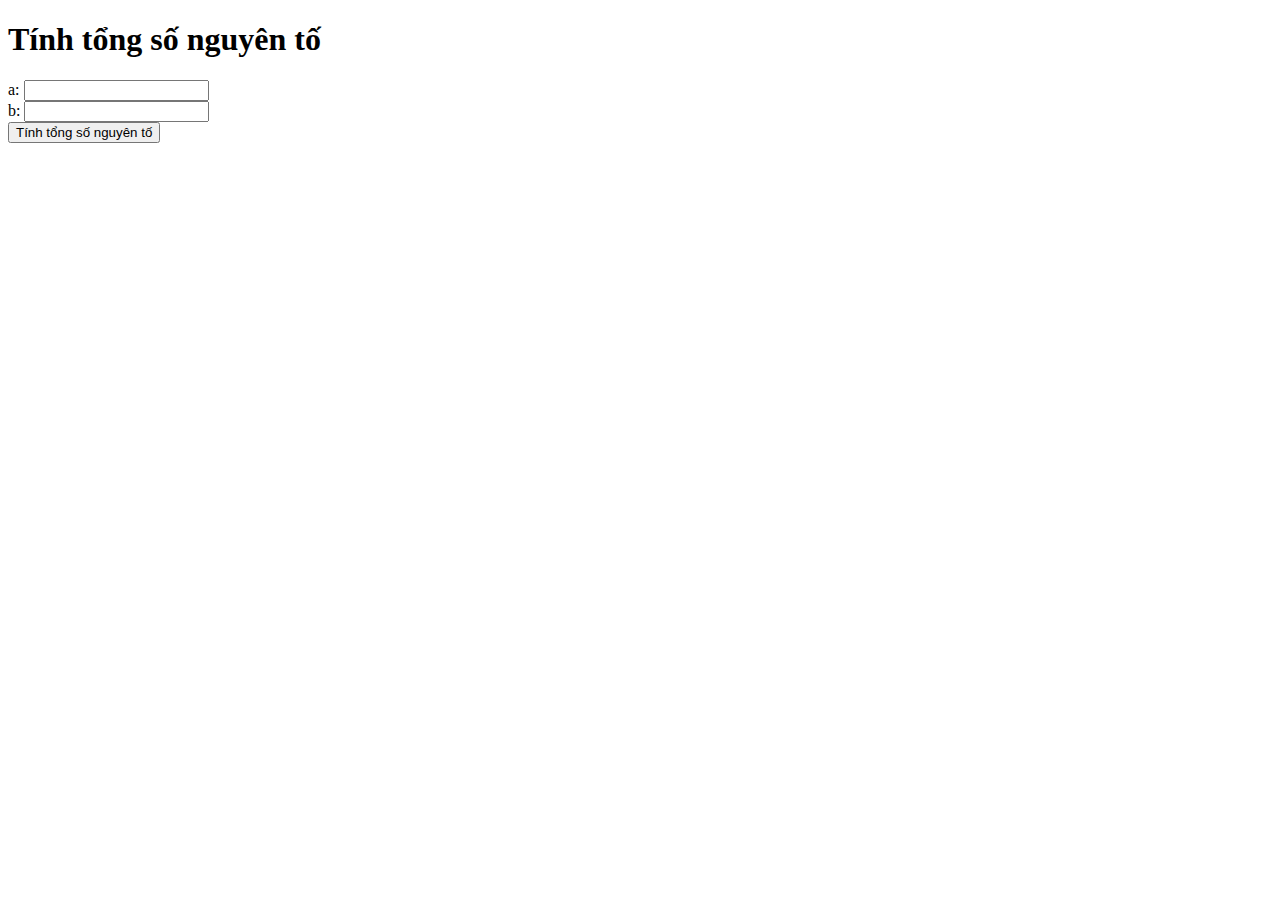
<file: HinhThaiHuan/Bai1/Index.html>
<!DOCTYPE html>
<html lang="en">
  <head>
    <meta charset="UTF-8" />
    <meta name="viewport" content="width=device-width, initial-scale=1.0" />
    <title>Bài 1</title>
  </head>
  <body>
    <h1>Tính tổng số nguyên tố</h1>
    <form onsubmit="event.preventDefault(); handleSubmit();">
      <label for="a">a:</label>
      <input type="number" id="a" name="a" required />
      <br />
      <label for="b">b:</label>
      <input type="number" id="b" name="b" required />
      <br />
      <button type="submit">Tính tổng số nguyên tố</button>
    </form>
    <div id="ChuoiSNT"></div>
    <div id="Tong"></div>

    <script src="./main.js"></script>
  </body>
</html>
</file>
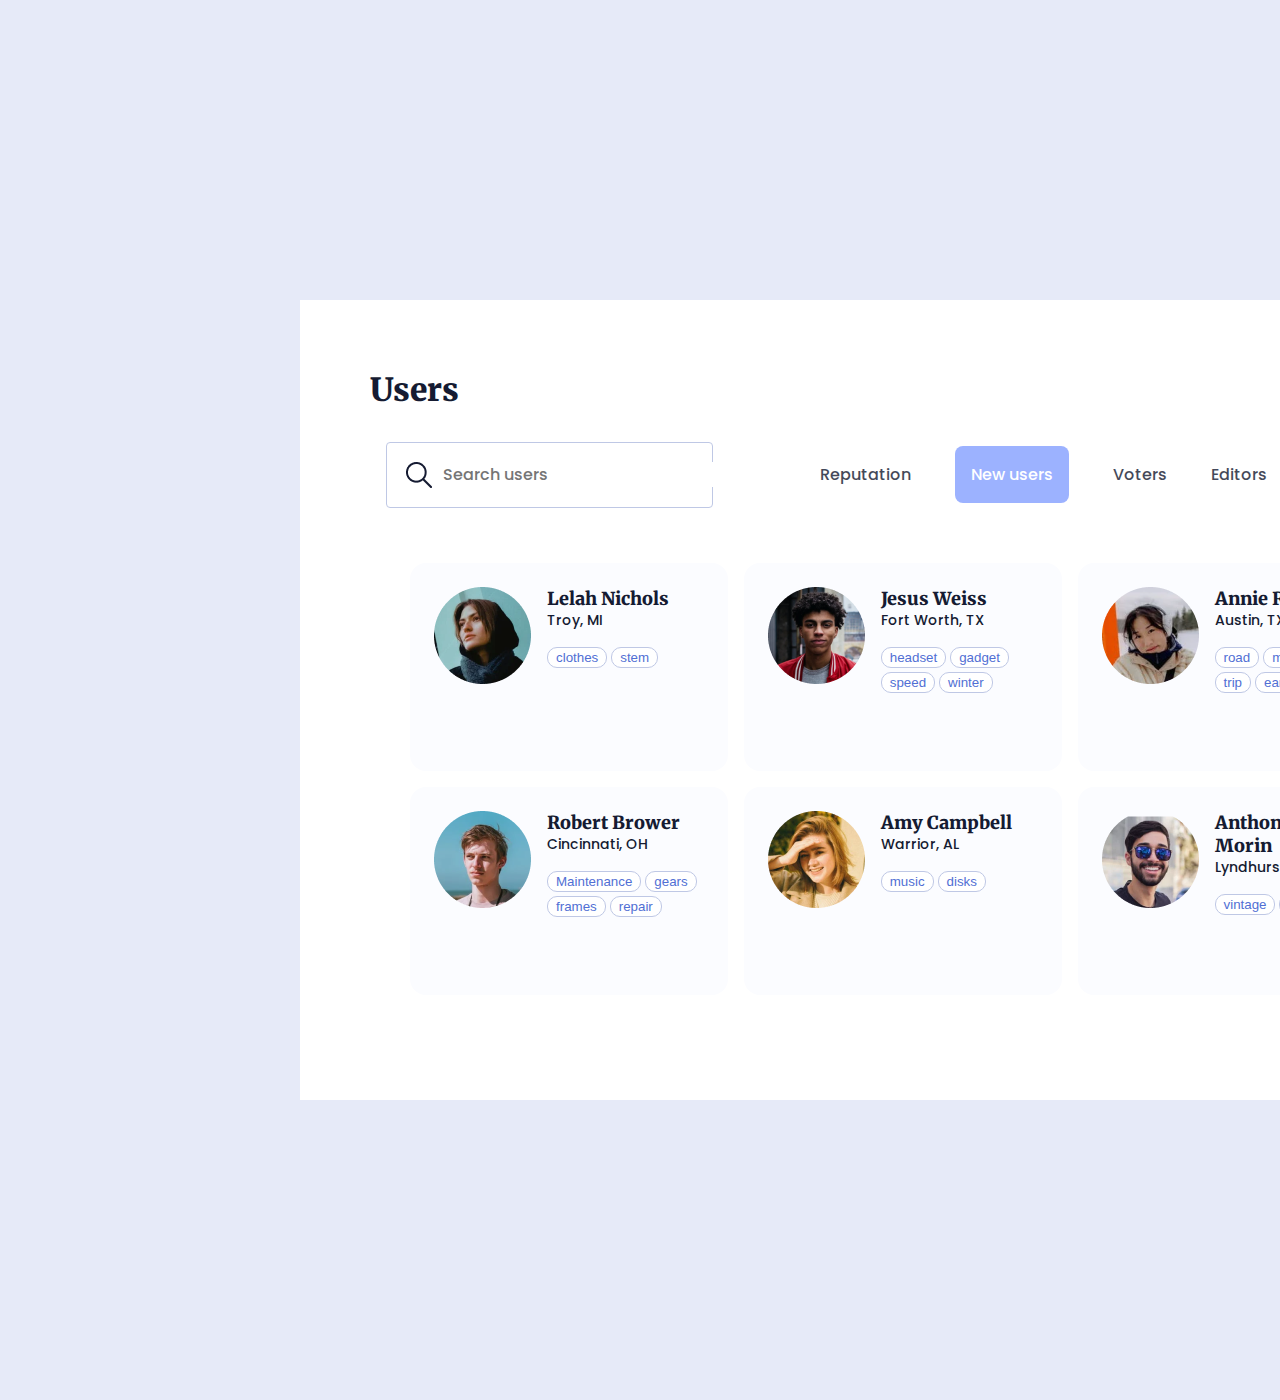
<file: HinhThaiHuan/Bai3/Index.html>
<!DOCTYPE html>
<html lang="en">
  <head>
    <meta charset="UTF-8" />
    <meta name="viewport" content="width=device-width, initial-scale=1.0" />
    <title>Bài 3</title>
    <link rel="stylesheet" href="./style.css" />
    <link
      href="https://fonts.googleapis.com/css2?family=Merriweather+Sans&family=Merriweather:wght@900&family=Poppins:wght@500&display=swap"
      rel="stylesheet"
    />
  </head>
  <body>
    <div class="section">
      <div class="content">
        <div class="header">
          <div>
            <h3>Users</h3>
          </div>
          <div class="navigation">
            <div class="search">
              <img src="./img/Frame.png" alt="" />
              <input
                type="search"
                class="search-item"
                placeholder="Search users"
              />
            </div>
            <div>
              <ul class="content-users-ul">
                <li class="content-users-li">Reputation</li>
                <li class="content-users-li" id="newusers">New users</li>
                <li class="content-users-li">Voters</li>
                <li class="content-users-li">Editors</li>
                <li class="content-users-li">Moderators</li>
              </ul>
            </div>
          </div>
        </div>
        <div class="users">
          <div class="information-user">
            <div class="user-card">
              <div class="user-card-content">
                <div class="avatar">
                  <img src="./img/Ellipse 1.png" alt="" />
                </div>
                <div class="content-users">
                  <ul class="content-users-ul">
                    <li class="content-username">Lelah Nichols</li>
                    <li class="class-user">Troy, MI</li>
                    <li class="content-user">
                      <button class="btn-content">clothes</button>
                      <button class="btn-content">stem</button>
                    </li>
                  </ul>
                </div>
              </div>
            </div>
            <div class="user-card">
              <div class="user-card-content">
                <div class="avatar">
                  <img src="./img/Ellipse 2.png" alt="" />
                </div>
                <div class="content-users">
                  <ul class="content-users-ul">
                    <li class="content-username">Jesus Weiss</li>
                    <li class="class-user">Fort Worth, TX</li>
                    <li class="content-user">
                      <button class="btn-content">headset</button>
                      <button class="btn-content">gadget</button>
                      <button class="btn-content">speed</button>
                      <button class="btn-content">winter</button>
                    </li>
                  </ul>
                </div>
              </div>
            </div>
            <div class="user-card">
              <div class="user-card-content">
                <div class="avatar">
                  <img src="./img/Ellipse 3.png" alt="" />
                </div>
                <div class="content-users">
                  <ul class="content-users-ul">
                    <li class="content-username">Annie Rice</li>
                    <li class="class-user">Austin, TX</li>
                    <li class="content-user">
                      <button class="btn-content">road</button>
                      <button class="btn-content">mountain</button>
                      <button class="btn-content">trip</button>
                      <button class="btn-content">earth</button>
                      <button class="btn-content">nature</button>
                    </li>
                  </ul>
                </div>
              </div>
            </div>
            <div class="user-card">
              <div class="user-card-content">
                <div class="avatar">
                  <img src="./img/Ellipse 4.png" alt="" />
                </div>
                <div class="content-users">
                  <ul class="content-users-ul">
                    <li class="content-username">Robert Brower</li>
                    <li class="class-user">Cincinnati, OH</li>
                    <li class="content-user">
                      <button class="btn-content">Maintenance</button>
                      <button class="btn-content">gears</button>
                      <button class="btn-content">frames</button>
                      <button class="btn-content">repair</button>
                    </li>
                  </ul>
                </div>
              </div>
            </div>
            <div class="user-card">
              <div class="user-card-content">
                <div class="avatar">
                  <img src="./img/Ellipse 5.png" alt="" />
                </div>
                <div class="content-users">
                  <ul class="content-users-ul">
                    <li class="content-username">Amy Campbell</li>
                    <li class="class-user">Warrior, AL</li>
                    <li class="content-user">
                      <button class="btn-content">music</button>
                      <button class="btn-content">disks</button>
                    </li>
                  </ul>
                </div>
              </div>
            </div>
            <div class="user-card">
              <div class="user-card-content">
                <div class="avatar">
                  <img src="./img/Ellipse 6.png" alt="" />
                </div>
                <div class="content-users">
                  <ul class="content-users-ul">
                    <li class="content-username">Anthony S. Morin</li>
                    <li class="class-user">Lyndhurst, NJ</li>
                    <li class="content-user">
                      <button class="btn-content">vintage</button>
                      <button class="btn-content">electric</button>
                    </li>
                  </ul>
                </div>
              </div>
            </div>
          </div>
        </div>
      </div>
    </div>
  </body>
</html>
</file>
<file: HinhThaiHuan/Bai3/style.css>
* {
  margin: 0;
  padding: 0;
  box-sizing: border-box;
}

.search {
  border-radius: 4px;
  border: 1px solid var(--bfc-8-e-6, #bfc8e5);
  padding: 10px;

  display: flex;
  width: 327px;
  padding: 16px;
  align-items: center;
  gap: 8px;
}

.search-item {
  border: none;
  color: var(--151-b-32, #151b32);
  font-family: Poppins;
  font-size: 16px;
  font-style: normal;
  font-weight: 500;
  line-height: normal;
}
.content {
  background: #ffffff;
  height: 800px;
  width: 1213px;
  padding: 70px;
}

.section {
  background: #e6eaf8;
  padding: 300px;
}

.navigation {
  display: flex;
  padding: 16px;
  justify-content: space-between;
  align-items: center;
  gap: 10px;
}

h3 {
  color: var(--151-b-32, #151b32);
  font-family: Merriweather;
  font-size: 32px;
  font-style: normal;
  font-weight: 900;
  line-height: normal;
}

#newusers {
  border-radius: 8px;
  background: #849fff;
  padding: 16px;
  color: #fff;
}

.content-users-li {
  margin: 20px;
  display: inline-block;
  opacity: 0.8;

  color: var(--151-b-32, #151b32);
  font-family: Poppins;
  font-size: 16px;
  font-style: normal;
  font-weight: 500;
  line-height: normal;
}

.content-users-ul {
  list-style: none;
}

.information-user {
  width: 100%;
  padding: 24px;
  align-items: flex-start;
  gap: 16px;
}

.user-card {
  width: 31%;
  height: 208px;
  float: left;
  margin-left: 16px;
  margin-bottom: 16px;
  background: #fbfcff;
  padding: 24px;
  border-radius: 16px;
}

.user-card:hover {
  border: 1px solid #bfc8e5;

  background: #fbfcff;

  box-shadow: 0px 8px 23px 0px rgba(218, 224, 249, 0.7);
}

.user-card-content {
  display: flex;
  gap: 16px;
}

.content-username {
  color: var(--151-b-32, #151b32);
  font-family: Merriweather;
  font-size: 18px;
  font-style: normal;
  font-weight: 900;
  line-height: normal;
}
.class-user {
  color: var(--151-b-32, #151b32);
  font-family: Poppins;
  font-size: 14px;
  font-style: normal;
  font-weight: 500;
  line-height: normal;
}
.content-user {
  margin-top: 16px;
  gap: 10px;
}
.btn-content {
  color: #516fd4;
  background-color: transparent;
  border-radius: 10px;
  border: 1px solid var(--bfc-8-e-6, #bfc8e5);
  background: #fff;
  padding: 2px 8px;
  justify-content: center;
  align-items: center;
  float: left;
  margin-right: 4px;
  margin-bottom: 4px;
}
</file>
